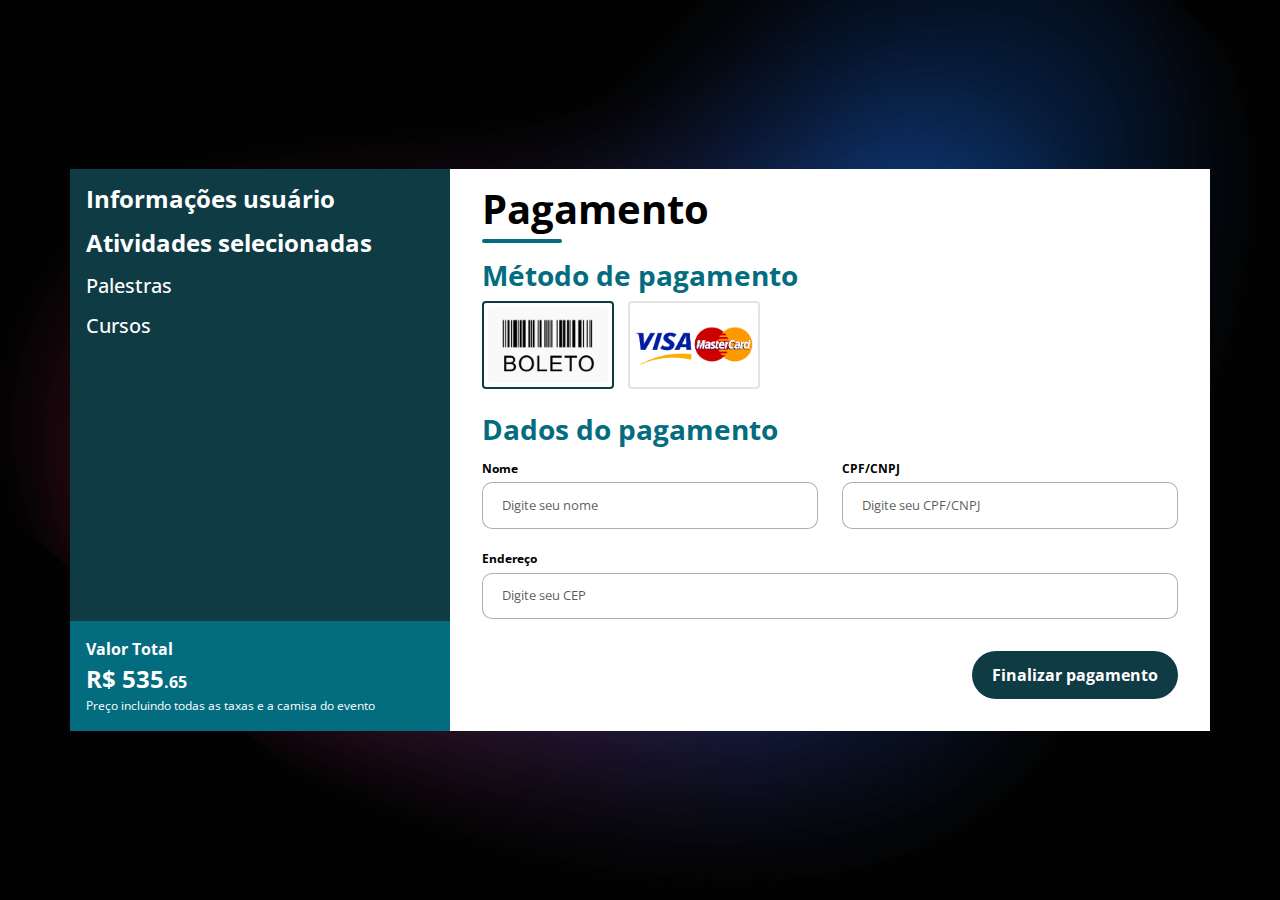
<file: web/pagamento.html>
<!doctype html>
<html lang="pt-br">

<head>
  <meta charset="utf-8">
  <meta name="viewport" content="width=device-width, initial-scale=1">
  <title>Infoeste 2023 - Cadastro</title>
  <!-- Font -->
  <link rel="preconnect" href="https://fonts.googleapis.com">
  <link rel="preconnect" href="https://fonts.gstatic.com" crossorigin>
  <link
    href="https://fonts.googleapis.com/css2?family=Open+Sans:ital,wght@0,400;0,500;0,600;0,700;1,400;1,500;1,600;1,700&display=swap"
    rel="stylesheet">
  <!-- Bootstrap -->
  <link href="https://cdn.jsdelivr.net/npm/bootstrap@5.3.2/dist/css/bootstrap.min.css" rel="stylesheet">
  <!-- Css -->
  <link rel="stylesheet" href="style.css">
  <link rel="shortcut icon" href="img/logoinfo.png" />
</head>

<body>
  <main class="page-pagamento">
    <div class="container-xl">
      <div class="pagamento-container row">
        <div class="pagamento-registro col-12 col-md-4 p-0">
          <div class="d-flex flex-column justify-content-between h-100" >
            <div class="p-3" id="infos">
              <h2 class="fs-4 mb-3 " id="infoUsuario">Informações usuário</h2>
              <ul  class="ps-1" id="infoUsuario">
                
              </ul>
              
              <h2 class="fs-4 mb-3">Atividades selecionadas</h2>
            
              <h3 class="fs-5">Palestras</h3>
              <ul class="ps-2" id="infoPalestras">
                
              </ul>
  
              <h3 class="fs-5">Cursos</h3>
              <ul class="ps-2" id="infoCursos">
               
              </ul>
            </div>
            <!-- Valor -->
            <div class="bg-primary-light p-3">
              <div class="fs-6 fw-bold">Valor Total</div>
              <div class="fs-4 fw-bold" id="infoPreco">R$ 535<span class="fs-6">.65</span></div>
              <div class="font12">Preço incluindo todas as taxas e a camisa do evento</div>
            </div>
          </div>
        </div>
        <div class="pagamento-content col-12 col-md-8">
          <form action="" class="h-100">
            <div class="d-flex flex-column justify-content-between h-100">
              <div>
                <h1 class="fs-1 fw-bold mb-3">Pagamento</h1>
                <h2 class="fs-3 text-primary-light">Método de pagamento</h2>
                <div class="pagamento-metodos mb-4">
                  <div class="pagamento-metodo" data-metodo="boleto">
                    <img src="./img/boleto.png" alt="" width="120">
                  </div>
                  <div class="pagamento-metodo" data-metodo="cartao-credito">
                    <img src="./img/visa-mastercard.png" alt="" width="120">
                  </div>
                  <input type="hidden" name="">
                </div>

                <!-- Cartão de crédito -->
                <div id="cartao-credito" style="display: none;">
                  <h2 class="fs-3 text-primary-light">Dados do pagamento</h2>
                  <div class="row">
                    <div class="col-12">
                      <div class="form-group mb-3">
                        <label class="form-label" for="campoNomeTitular">Nome do titular</label>
                        <input class="form-control" type="text" id="campoNomeTitular" name="" placeholder="Digite o nome do titular">
                      </div>
                    </div>
                    <div class="col-12">
                      <div class="form-group mb-3">
                        <label class="form-label" for="campoNumeroCartao">Número do cartão</label>
                        <input class="form-control" type="text" id="campoNumeroCartao" name="" placeholder="Digite o número do cartão">
                      </div>
                    </div>
                    <div class="col-12 col-sm-6">
                      <div class="form-group mb-3">
                        <label class="form-label" for="campoDataValidade">Data de validade</label>
                        <input class="form-control" type="text" id="campoDataValidade" name="" placeholder="Digite a data de validade">
                      </div>
                    </div>
                    <div class="col-12 col-sm-6">
                      <div class="form-group mb-3">
                        <label class="form-label" for="campoCVV">CVV <span class="font12">(Código de segurança)</span></label>
                        <input class="form-control" type="text" id="campoCVV" name="" placeholder="Digite o código de segurança">
                      </div>
                    </div>
                  </div>
                </div>

                <!-- Boleto -->
                <div id="boleto" style="display: none;">
                  <h2 class="fs-3 text-primary-light">Dados do pagamento</h2>
                  <div class="row">
                    <div class="col-12 col-sm-6">
                      <div class="form-group mb-3">
                        <label class="form-label" for="campoNome">Nome</label>
                        <input class="form-control" id='campoNome' type="text"  name="" placeholder="Digite seu nome">
                      </div>
                    </div>
                    <div class="col-12 col-sm-6">
                      <div class="form-group mb-3">
                        <label class="form-label" for="campoCPF">CPF/CNPJ</label>
                        <input class="form-control" type="text" id="campoCPF" name="" placeholder="Digite seu CPF/CNPJ">
                      </div>
                    </div>
                    <div class="col-12">
                      <div class="form-group mb-3">
                        <label class="form-label" for="campoCep">Endereço</label>
                        <input class="form-control" type="text" id="campoCep" name="" placeholder="Digite seu CEP">
                      </div>
                    </div>
                  </div>
                </div>
              </div>
              
              <div class="my-3 text-end">
                <button type="button" id="btn-finalizar-pagamento" class="btn btn-sm btn-primary">Finalizar pagamento</button>
              </div>
            </div>
          </form>
        </div>
      </div>
      
    </div>
  </main>
  
  <script type="module" src="./js/pagamento.js"></script>
</body>

</html>
</file>
<file: web/style.css>
:root {
  --primary: #0F3B44;
  --primary-light: #036C7F;
  --white: #ffffff;
  --black: #000000;
  --eror: #ec5353
}

* {
  padding: 0;
  margin: 0;
  box-sizing: border-box;
  font-family: 'Open Sans', sans-serif;
}

a {
  color: var(--primary);
}

a:hover {
  color: var(--primary-light);
}

label {
  color: var(--black)
}

html,
body {
  font-size: 16px;
  font-weight: 400;
  color: var(--white);
}

/* Text */
h2 {
  font-size: 3.5rem;
  font-weight: 700;
  letter-spacing: 2px;
}

/* Buttons */
.btn {
  padding: 24px 40px;
  border-radius: 3rem;
  font-size: 1.4rem;
  font-weight: 700;
}

.btn.btn-sm {
  padding: 12px 20px;
  font-size: 1rem;

}

.btn-primary {
  background-color: var(--primary);
  border: none;
}

.btn-primary:hover {
  background-color: var(--primary-light);
}

/* Text color */
.text-primary-light {
  color: var(--primary-light);
}

/* Background */
.bg-primary-light {
  background-color: var(--primary-light);
}

/* Fonts */
.font14 {
  font-size: 0.875rem;
}

.font12 {
  font-size: 0.75rem;
}

.font10 {
  font-size: 0.625rem;
}

/* Banner */
.banner {
  background: url('./img/banner.png') no-repeat center;
  background-size: contain;

}

.banner img {
  width: 100%;
  height: 100%;
}

/* Max Width */
.max-width-lg {
  max-width: 1094px;
}

/* Padding Section */
.section-padding {
  padding: 100px 0;
}

/* Como funciona */
.como-funciona {
  background: url('./img/como_funciona.png') no-repeat center;
  background-size: cover;
  min-height: 100vh;

  display: flex;
  align-items: center;

  /* padding-top: 98px; */
  /* padding-left: 118px; */

}

.como-funciona-card {
  width: 270px;
  max-width: 100%;
  height: fit-content;
  padding: 1rem;
  border-radius: 1rem;
  background-color: var(--primary);
  font-size: 1.5rem;
  font-weight: bold;
  text-align: center;
  line-height: 1.2;
}

/* Cursos disponiveis */
.cursos-disponveis {
  background: url('./img/cursos.png');
  background-size: cover;
  background-repeat: no-repeat;
  min-height: 100vh;

  display: flex;
  align-items: center;

}

.curso {
  background-color: var(--primary);
  border-radius: 2rem;
  width: 375px;
  max-width: 100%;
  display: flex;
  align-items: center;
  justify-content: space-between;
  padding: 11px 22px;
  text-align: center;
}

.curso img {
  margin-right: 12px;
}

.curso-nome {
  font-size: 1.125rem;
  font-weight: 700;
}

/* Maratona */
.maratona {
  min-height: 100vh;
  background: url('./img/maratona.png') no-repeat center;
  background-size: cover;
  display: flex;
  align-items: center;
}

/* Palestras disponiveis */
.palestrar-disponiveis {
  background: url('./img/palestras.png') no-repeat center;
  min-height: 100vh;
  display: flex;
  align-items: center;
}

/* Palestra */
.palestra {
  display: flex;
  align-items: center;
}

.palestra-empresa {
  font-size: 2rem;
  font-weight: 700;
  background-color: var(--primary);
  border-radius: 2rem;
  width: 375px;
  min-height: 125px;
  display: flex;
  align-items: center;
  justify-content: space-around;
  padding: 11px 22px;
  text-align: center;
  margin-right: 2rem;
}

.palestra-data-hora {
  font-size: 1.4rem;
  font-weight: 700;
  text-align: center;
  display: block;
}

/* Presencas confirmadas */
.texto-destauqe {}

.presencas-confirmadas {
  min-height: 100vh;
  background: url('./img/presencas.png') no-repeat center;
  background-size: cover;
  display: flex;
  align-items: center;
}

/* Infofest */
.infofest {
  min-height: 100vh;
  background: url('./img/infofest.png') no-repeat center;
  background-size: cover;
  display: flex;
  align-items: center;
}

/* Presença */
.presenca {
  background-color: var(--primary);
  border-radius: 2rem;
  padding: 24px 22px;
  display: flex;
  align-items: center;

  max-width: 980px;
  margin: 0 auto;
}

.presenca-descricao {
  font-size: 1.375rem;
  font-weight: bold;
  padding: 0 8rem;
  max-width: 100%;
}

.presenca-img {
  border-radius: 12px;
}

/* Realização */
.realizacao {
  background: url('./img/realizacao.png') no-repeat center;
  background-size: cover;
  min-height: 100vh;
  display: flex;
  align-items: center;

}

/* Citação */
.citacao {
  background: url('./img/citacao.png') no-repeat center;
  min-height: 100vh;
  display: flex;
  align-items: center;
}

.citacao-texto {
  font-size: 3rem;
  font-weight: 700;
  max-width: 900px;
  text-align: center;
}

.citacao-autor {
  font-size: 2.6rem;
  font-weight: 400;
  color: var(--primary-light);
  text-align: center;
  white-space: nowrap;
}

.citacao-autor strong {
  display: block;
  font-size: 1.4rem;
  color: var(--white);
}

/* Contato */
.contato {
  background: url('./img/contato.png') no-repeat center;
  background-size: cover;
  padding: 3rem 0;
}

.contato-texto {
  font-size: 1.4rem;
}

/* Tablet */
@media screen and (max-width: 992px) {
  .presenca-descricao {
    padding: 0 2rem;
  }
}

/* MD */
@media screen and (max-width: 768px) {

  /* Text */
  h2 {
    font-size: 3rem;
  }

  .presenca {
    flex-direction: column;
  }

  .presenca-descricao {
    margin-top: 1rem;
  }
}

/* Mobile */
@media screen and (max-width: 576px) {

  /* Text */
  h2 {
    font-size: 2rem;
  }

  .fs-5 {
    font-size: 1rem !important;
  }

  /* Button */
  .btn {
    font-size: 1rem;
  }

  /* Palestra */
  .palestra-empresa {
    flex-direction: column;
    width: 220px;
    max-width: 100%;
    font-size: 1.2rem;
    margin-right: 12px;
    min-height: 160px;
  }

  .presenca-descricao {
    padding: 0;
    font-size: 1rem;
  }

  /* Cursos */
  .curso-nome {
    font-size: 1rem;
  }

  /* Realização */
  .realizacao img {
    width: 180px;
  }

  /* Citação */
  .citacao-texto {
    font-size: 2rem;
  }

  .citacao-autor {
    font-size: 2rem;
  }

  /* Contato */
  .contato-texto {
    font-size: 14px;
  }
}

body::-webkit-scrollbar {
  width: 12px;
  /* width of the entire scrollbar */
}

body::-webkit-scrollbar-track {
  background: black;
  /* color of the tracking area */
}

body::-webkit-scrollbar-thumb {
  background-color: #8cffaf;
  /* color of the scroll thumb */
  border-radius: 20px;
  /* roundness of the scroll thumb */
  border: 3px solid black;
  /* creates padding around scroll thumb */
}

/* Page cadastro */
.page-cadastro {
  width: 100%;
  height: fit-content;
  min-height: 100vh;
  overflow: auto;
  padding: 2rem 14px;
  display: flex;
  align-items: center;
  justify-content: center;
  background: url('./img/infofest.png') no-repeat center;
  background-size: cover;
}

.form-container {
  background-color: var(--white);
  border-radius: 4px;
}

.form-content {
  padding: 2rem;
}

@media screen and (max-width: 576px) {
  .form-content {
    padding: 2rem 1rem;
  }
}

.form-image {
  background-color: var(--primary);
  padding: 4rem 2rem;
}

.form-content h1 {
  color: var(--black);
  font-weight: 700;
  font-size: 2.4rem;
  margin-bottom: 12px;
}

.form-content h1::after {
  content: "";
  display: block;
  width: 5rem;
  height: 0.3rem;
  background-color: var(--primary-light);
  border-radius: 10px;
  margin-top: 4px;
}

/* Estilos do form */
.form-label {
  font-size: 0.75rem;
  font-weight: 700;
  line-height: 1.2;
  margin-bottom: 6px;
}

.form-control,
.form-select {
  padding: 0.8rem 1.2rem;
  border: 1px solid #00000050;
  border-radius: 10px;
  /* box-shadow: 1px 1px 6px #0000001c; */
  font-size: 0.8rem;
  transition: all 200ms ease-in-out;
}

.form-control:hover,
.form-select:hover {
  background-color: #eeeeee75;
}

.form-control:focus,
.form-select:focus {
  box-shadow: none;
  border-color: var(--primary-light);
}

.form-check-input {
  border: 1px solid #00000050;
}

.form-check-input:checked {
  background-color: var(--primary-light);
  border-color: var(--primary-light);
}

.form-check-input:focus {
  box-shadow: none;
}

/* Error */
.error-text.alert {
  padding: 0;
  color: var(--eror);
  font-size: 0.75rem;
  padding-left: 1.2rem;
  margin-bottom: 0;
  margin-top: 4px;
}


/* Page selecao */
.page-selecao {
  width: 100%;
  height: fit-content;
  min-height: 100vh;
  overflow: auto;
  padding: 4rem 14px;
  /* display: flex; */
  /* align-items: center; */
  /* justify-content: center; */
  background: url('./img/infofest.png') no-repeat center;
  background-size: cover;
}

.page-selecao h1 {
  font-size: 2.8rem;
  /* text-transform: uppercase; */
  font-weight: 700;
}

.page-selecao h1::after {
  content: "";
  display: block;
  width: 12rem;
  height: 0.3rem;
  background-color: var(--primary-light);
  border-radius: 10px;
  margin-top: 4px;
}

.page-selecao h2 {
  font-size: 2.4rem;
}

.page-selecao h2::after {
  content: "";
  display: block;
  width: 5rem;
  height: 0.3rem;
  background-color: var(--primary-light);
  border-radius: 10px;
  margin-top: 4px;
}

.table th {
  color: var(--white);
}

.table th,
.table td {
  background-color: transparent;
}

.table .form-check-input {
  width: 24px;
  height: 24px;
}

/* Pagina de pagamentos */
.page-pagamento {
  width: 100%;
  height: fit-content;
  min-height: 100vh;
  overflow: auto;
  padding: 4rem 14px;
  display: flex;
  align-items: center;
  justify-content: center;
  background: url('./img/infofest.png') no-repeat center;
  background-size: cover;
}

.page-pagamento h1,
.page-pagamento h2 {
  letter-spacing: normal;
}

.page-pagamento h1::after {
  content: "";
  display: block;
  width: 5rem;
  height: 0.3rem;
  background-color: var(--primary-light);
  border-radius: 10px;
  margin-top: 6px;
}


.pagamento-content {
  background-color: var(--white);
  color: var(--black);
  padding: 1rem 2rem;
}

.pagamento-registro {
  background-color: var(--primary)
}

.pagamento-registro ul {
  list-style-type: none;
}

.pagamento-metodos {
  display: flex;
  align-items: stretch;
}

.pagamento-metodo {
  display: inline-flex;
  align-items: center;
  justify-content: center;
  padding: 4px;
  border-radius: 4px;
  overflow: hidden;
  border: 2px solid #0000001c;
  height: auto;
  margin-right: 14px;
  transition: all 200ms ease-in-out;
}

@media screen and (max-width: 576px) {
  .pagamento-metodo img {
    width: 80px;
  }
}

.pagamento-metodo:hover {
  border-color: var(--primary-light);
  cursor: pointer;
}

.pagamento-metodo.active {
  border-color: var(--primary);
}

/* Login */
.page-login {
  width: 100%;
  height: fit-content;
  min-height: 100vh;
  overflow: auto;
  padding: 4rem 14px;
  display: flex;
  align-items: center;
  justify-content: center;
  background: url('./img/infofest.png') no-repeat center;
  background-size: cover;
}

.page-login h1,
.page-login h2 {
  letter-spacing: normal;
}


.page-login h1 {
  font-size: 2rem;
  /* text-transform: uppercase; */
  font-weight: 700;
  color: var(--black);
}

.page-login h1::after {
  content: "";
  display: block;
  width: 3rem;
  height: 0.3rem;
  background-color: var(--primary-light);
  border-radius: 10px;
  margin-top: 6px;
}

.login-container {
  background-color: var(--white);
  padding: 2rem;
  border-radius: 4px;
  max-width: 400px;
  margin: 0 auto;
}

#infoUsuario {
  list-style-type: none; /* Remove os marcadores de lista */
  padding: 0; 
}

#infoUsuario li {
  margin-top: 10px; 
  margin-left: 6px;
}
</file>
